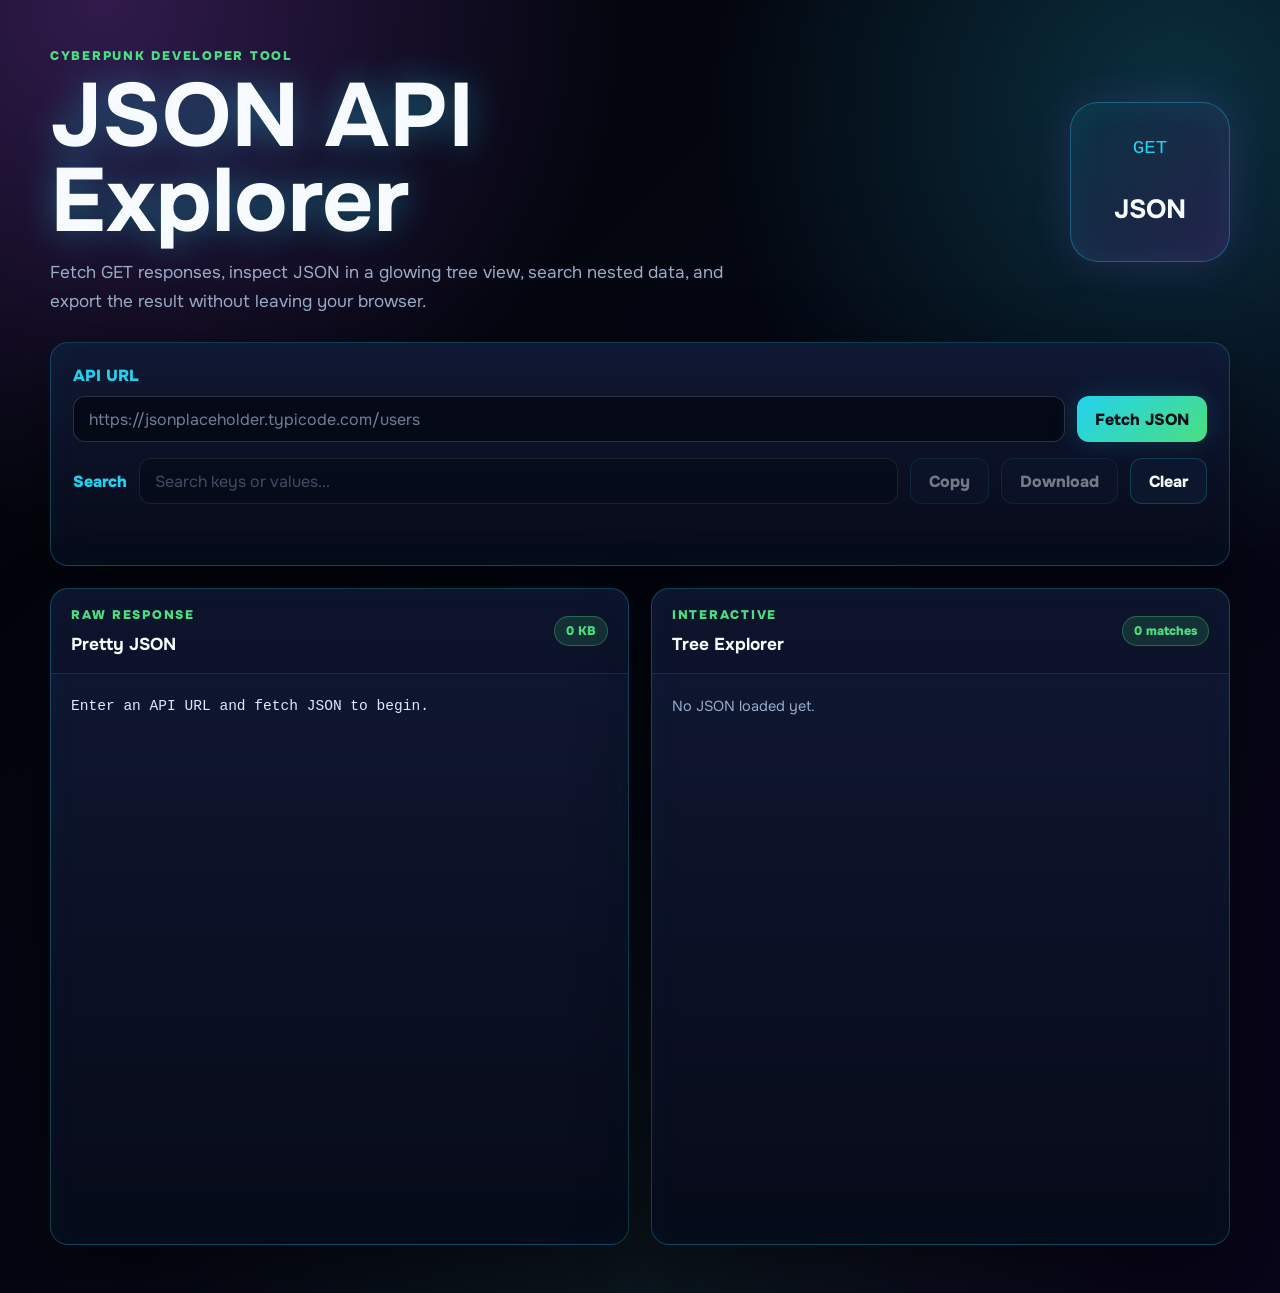
<file: index.html>
<!DOCTYPE html>
<html lang="en">
<head>
  <meta charset="UTF-8" />
  <meta name="viewport" content="width=device-width, initial-scale=1.0" />
  <meta name="description" content="A modern dark neon mini Postman-style web app for fetching, viewing, searching, copying, and downloading JSON API responses using HTML, CSS, and Vanilla JavaScript." />
  <title>JSON API Explorer - Mini Postman-Style JSON Client</title>
    <link rel="icon" type="image/svg+xml" href="assets/favicon.svg" />
  <link rel="preconnect" href="https://fonts.googleapis.com" />
  <link rel="preconnect" href="https://fonts.gstatic.com" crossorigin />
  <link rel="stylesheet" href="https://fonts.googleapis.com/css2?family=Onest:wght@400;500;600;700&display=swap" />
  <link rel="canonical" href="https://fazal305.github.io/json-api-explorer/" />
  <meta property="og:type" content="website" />
  <meta property="og:url" content="https://fazal305.github.io/json-api-explorer/" />
  <meta property="og:title" content="JSON API Explorer - Mini Postman-Style JSON Client" />
  <meta property="og:description" content="A modern dark neon mini Postman-style web app for fetching, viewing, searching, copying, and downloading JSON API responses using HTML, CSS, and Vanilla JavaScript." />
  <meta name="twitter:card" content="summary_large_image" />
  <meta name="twitter:title" content="JSON API Explorer - Mini Postman-Style JSON Client" />
  <meta name="twitter:description" content="A modern dark neon mini Postman-style web app for fetching, viewing, searching, copying, and downloading JSON API responses using HTML, CSS, and Vanilla JavaScript." />
  <link rel="stylesheet" href="styles.css" />
</head>
<body>
  <main class="app-shell">
    <section class="hero" aria-labelledby="pageTitle">
      <div>
        <p class="eyebrow">Cyberpunk Developer Tool</p>
        <h1 id="pageTitle">JSON API Explorer</h1>
        <p class="hero-text">
          Fetch GET responses, inspect JSON in a glowing tree view, search nested data,
          and export the result without leaving your browser.
        </p>
      </div>
      <div class="hero-badge" aria-hidden="true">
        <span>GET</span>
        <strong>JSON</strong>
      </div>
    </section>

    <section class="card request-card" aria-label="API request">
      <form id="requestForm" class="request-form">
        <label for="apiUrl">API URL</label>
        <div class="request-row">
          <input
            id="apiUrl"
            name="apiUrl"
            type="url"
            placeholder="https://jsonplaceholder.typicode.com/users"
            autocomplete="url"
            spellcheck="false"
          />
          <button id="fetchButton" class="primary-button" type="submit">Fetch JSON</button>
        </div>
      </form>

      <div class="toolbar" aria-label="Response actions">
        <label class="search-label" for="searchInput">Search</label>
        <input id="searchInput" type="search" placeholder="Search keys or values..." disabled />
        <button id="copyButton" type="button" disabled>Copy</button>
        <button id="downloadButton" type="button" disabled>Download</button>
        <button id="clearButton" type="button">Clear</button>
      </div>

      <p id="statusMessage" class="status-message" role="status" aria-live="polite"></p>
    </section>

    <section class="response-layout" aria-label="JSON response viewers">
      <article class="card response-card">
        <header class="card-header">
          <div>
            <p class="section-kicker">Raw Response</p>
            <h2>Pretty JSON</h2>
          </div>
          <span id="responseSize" class="metric">0 KB</span>
        </header>
        <pre id="jsonPanel" class="json-panel">Enter an API URL and fetch JSON to begin.</pre>
      </article>

      <article class="card response-card">
        <header class="card-header">
          <div>
            <p class="section-kicker">Interactive</p>
            <h2>Tree Explorer</h2>
          </div>
          <span id="matchCount" class="metric">0 matches</span>
        </header>
        <div id="treePanel" class="tree-panel">
          <p class="empty-state">No JSON loaded yet.</p>
        </div>
      </article>
    </section>
  </main>

  <script src="script.js"></script>
</body>
</html>
</file>
<file: styles.css>
:root {
  --bg: #040712;
  --bg-soft: #07111f;
  --card: rgba(10, 18, 36, 0.9);
  --card-strong: rgba(14, 24, 48, 0.96);
  --text: #f7fbff;
  --muted: #9aabc7;
  --cyan: #22d3ee;
  --cyan-soft: rgba(34, 211, 238, 0.16);
  --purple: #a855f7;
  --purple-soft: rgba(168, 85, 247, 0.2);
  --green: #4ade80;
  --green-soft: rgba(74, 222, 128, 0.14);
  --yellow: #facc15;
  --red: #fb7185;
  --border: rgba(34, 211, 238, 0.26);
  --shadow: 0 22px 70px rgba(0, 0, 0, 0.48);
  --radius: 18px;
  --mono: "Cascadia Code", "Fira Code", Consolas, monospace;
}

* {
  box-sizing: border-box;
}

html {
  scroll-behavior: smooth;
}

body {
  min-height: 100vh;
  margin: 0;
  color: var(--text);
  background:
    radial-gradient(circle at 8% 0%, rgba(168, 85, 247, 0.28), transparent 30%),
    radial-gradient(circle at 92% 8%, rgba(34, 211, 238, 0.2), transparent 28%),
    radial-gradient(
      circle at 50% 100%,
      rgba(74, 222, 128, 0.08),
      transparent 35%
    ),
    linear-gradient(135deg, #02040a 0%, var(--bg) 50%, #09051a 100%);
  font-family:
    "Onest",
    ui-sans-serif,
    system-ui,
    -apple-system,
    BlinkMacSystemFont,
    "Segoe UI",
    sans-serif;
}

button,
input {
  font: inherit;
}

button {
  min-height: 46px;
  border: 1px solid rgba(34, 211, 238, 0.22);
  border-radius: 12px;
  padding: 0 18px;
  color: var(--text);
  background: rgba(14, 24, 48, 0.92);
  cursor: pointer;
  font-weight: 800;
  transition:
    transform 0.2s ease,
    box-shadow 0.2s ease,
    border-color 0.2s ease,
    opacity 0.2s ease;
}

button:hover:not(:disabled) {
  transform: translateY(-2px);
  border-color: rgba(34, 211, 238, 0.72);
  box-shadow: 0 0 22px rgba(34, 211, 238, 0.24);
}

button:disabled {
  cursor: not-allowed;
  opacity: 0.45;
}

input {
  width: 100%;
  min-height: 46px;
  border: 1px solid rgba(154, 171, 199, 0.24);
  border-radius: 12px;
  padding: 0 15px;
  color: var(--text);
  background: rgba(3, 7, 18, 0.76);
  outline: none;
  transition:
    border-color 0.2s ease,
    box-shadow 0.2s ease,
    background 0.2s ease;
}

input::placeholder {
  color: rgba(154, 171, 199, 0.72);
}

input:focus {
  border-color: var(--cyan);
  box-shadow:
    0 0 0 4px rgba(34, 211, 238, 0.13),
    0 0 24px rgba(34, 211, 238, 0.13);
  background: rgba(3, 7, 18, 0.95);
}

input:disabled {
  cursor: not-allowed;
  opacity: 0.55;
}

.app-shell {
  width: min(1180px, calc(100% - 32px));
  margin: 0 auto;
  padding: 48px 0;
}

.hero {
  display: flex;
  align-items: center;
  justify-content: space-between;
  gap: 28px;
  margin-bottom: 26px;
}

.eyebrow,
.section-kicker {
  margin: 0 0 10px;
  color: var(--green);
  font-size: 0.78rem;
  font-weight: 900;
  letter-spacing: 0.14em;
  text-transform: uppercase;
}

h1,
h2,
p {
  margin-top: 0;
}

h1 {
  max-width: 760px;
  margin-bottom: 14px;
  font-size: clamp(2.6rem, 7vw, 5.6rem);
  line-height: 0.95;
  letter-spacing: 0;
  text-shadow: 0 0 34px rgba(34, 211, 238, 0.42);
}

h2 {
  margin-bottom: 0;
  font-size: 1.08rem;
}

.hero-text {
  max-width: 720px;
  margin-bottom: 0;
  color: var(--muted);
  font-size: 1.07rem;
  line-height: 1.7;
}

.hero-badge {
  display: grid;
  place-items: center;
  flex: 0 0 160px;
  aspect-ratio: 1;
  border: 1px solid rgba(34, 211, 238, 0.35);
  border-radius: 28px;
  background:
    linear-gradient(135deg, rgba(34, 211, 238, 0.14), rgba(168, 85, 247, 0.18)),
    rgba(7, 17, 31, 0.72);
  box-shadow:
    inset 0 0 36px rgba(34, 211, 238, 0.08),
    0 0 42px rgba(168, 85, 247, 0.16);
}

.hero-badge span,
.hero-badge strong {
  display: block;
  text-align: center;
}

.hero-badge span {
  color: var(--cyan);
  font-family: var(--mono);
  font-size: 1.2rem;
}

.hero-badge strong {
  margin-top: -36px;
  font-size: 1.65rem;
}

.card {
  border: 1px solid var(--border);
  border-radius: var(--radius);
  background:
    linear-gradient(180deg, rgba(17, 25, 54, 0.88), rgba(6, 10, 24, 0.95)),
    var(--card);
  box-shadow:
    var(--shadow),
    inset 0 0 34px rgba(34, 211, 238, 0.035);
  backdrop-filter: blur(16px);
}

.request-card {
  padding: 22px;
  margin-bottom: 22px;
}

.request-form label,
.search-label {
  display: block;
  margin-bottom: 10px;
  color: var(--cyan);
  font-weight: 850;
}

.request-row {
  display: grid;
  grid-template-columns: minmax(0, 1fr) auto;
  gap: 12px;
}

.primary-button {
  border: 0;
  color: #021018;
  background: linear-gradient(135deg, var(--cyan), var(--green));
  box-shadow: 0 0 26px rgba(34, 211, 238, 0.18);
}

.toolbar {
  display: grid;
  grid-template-columns: auto minmax(220px, 1fr) auto auto auto;
  align-items: end;
  gap: 12px;
  margin-top: 16px;
}

.search-label {
  min-height: 46px;
  display: flex;
  align-items: center;
  margin: 0;
}

.status-message {
  min-height: 24px;
  margin: 15px 0 0;
  color: var(--muted);
}

.status-message.success {
  color: var(--green);
}

.status-message.error {
  color: var(--red);
}

.response-layout {
  display: grid;
  grid-template-columns: minmax(0, 1fr) minmax(0, 1fr);
  gap: 22px;
}

.response-card {
  min-width: 0;
  overflow: hidden;
}

.card-header {
  display: flex;
  align-items: center;
  justify-content: space-between;
  gap: 16px;
  padding: 18px 20px;
  border-bottom: 1px solid rgba(34, 211, 238, 0.17);
  background: rgba(3, 7, 18, 0.22);
}

.metric {
  flex: 0 0 auto;
  border: 1px solid rgba(74, 222, 128, 0.34);
  border-radius: 999px;
  padding: 6px 11px;
  color: var(--green);
  background: var(--green-soft);
  font-size: 0.78rem;
  font-weight: 850;
}

.json-panel,
.tree-panel {
  height: 570px;
  margin: 0;
  padding: 20px;
  overflow: auto;
  color: #dbeafe;
  font-family: var(--mono);
  font-size: 0.91rem;
  line-height: 1.68;
  scrollbar-color: rgba(34, 211, 238, 0.72) rgba(3, 7, 18, 0.4);
}

.json-panel {
  white-space: pre-wrap;
  word-break: break-word;
}

.empty-state {
  color: var(--muted);
  font-family: "Onest", ui-sans-serif, system-ui, sans-serif;
}

.tree-node {
  margin-left: 16px;
}

.tree-node.root-node {
  margin-left: 0;
}

.tree-row {
  display: flex;
  align-items: baseline;
  gap: 8px;
  min-height: 28px;
}

.node-toggle {
  display: inline-grid;
  place-items: center;
  flex: 0 0 24px;
  width: 24px;
  min-height: 24px;
  height: 24px;
  padding: 0;
  border-radius: 7px;
  color: var(--cyan);
  background: var(--cyan-soft);
  font-size: 0.9rem;
  line-height: 1;
}

.node-toggle.placeholder {
  visibility: hidden;
}

.tree-key {
  color: var(--cyan);
  font-weight: 850;
}

.tree-summary {
  color: var(--purple);
}

.tree-value.string {
  color: var(--green);
}

.tree-value.number {
  color: var(--yellow);
}

.tree-value.boolean {
  color: #67e8f9;
}

.tree-value.null {
  color: var(--red);
}

.tree-children {
  border-left: 1px solid rgba(34, 211, 238, 0.13);
  margin-left: 11px;
  padding-left: 5px;
}

.tree-children.collapsed {
  display: none;
}

mark {
  border-radius: 5px;
  padding: 1px 3px;
  color: #031014;
  background: linear-gradient(135deg, var(--green), var(--cyan));
  box-shadow: 0 0 14px rgba(74, 222, 128, 0.28);
}

@media (max-width: 920px) {
  .hero {
    align-items: flex-start;
  }

  .hero-badge {
    display: none;
  }

  .response-layout {
    grid-template-columns: 1fr;
  }
}

@media (max-width: 700px) {
  .app-shell {
    width: min(100% - 24px, 640px);
    padding: 30px 0;
  }

  .request-row,
  .toolbar {
    grid-template-columns: 1fr;
  }

  .search-label {
    min-height: auto;
  }

  button {
    width: 100%;
  }

  .json-panel,
  .tree-panel {
    height: 430px;
    padding: 16px;
    font-size: 0.85rem;
  }

  .card-header {
    align-items: flex-start;
    flex-direction: column;
  }
}
</file>
